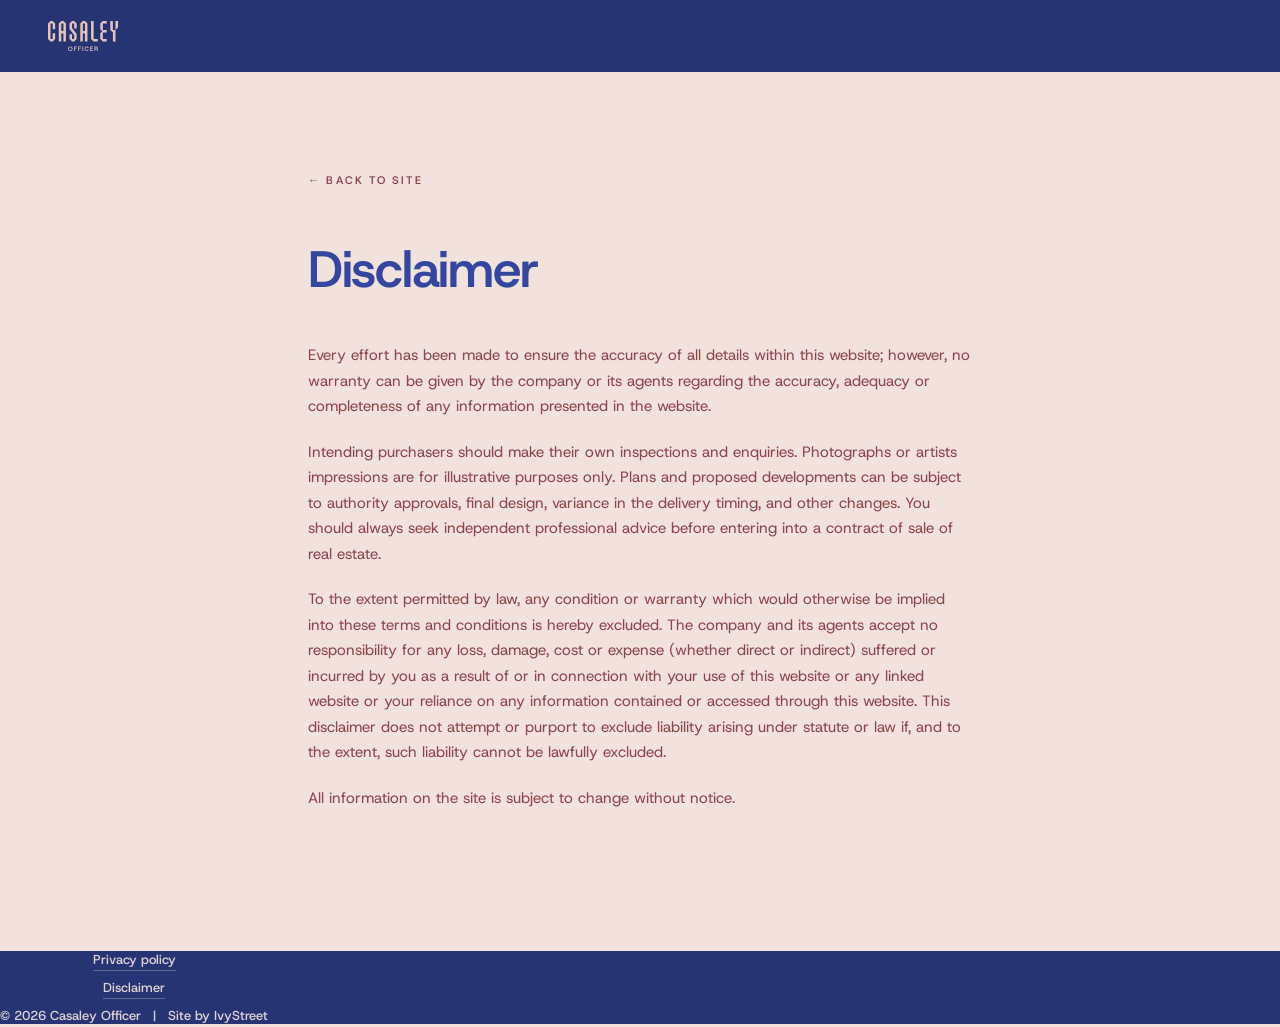
<file: disclaimer.html>
<!doctype html>
<html lang="en">
<head>
<meta charset="utf-8">
<meta name="viewport" content="width=device-width, initial-scale=1">
<meta name="description" content="Disclaimer — Casaley Officer.">
<title>Disclaimer — Casaley Officer</title>
<link rel="icon" href="./assets/casaley-wordmark-royal-blue.svg">
<link rel="stylesheet" href="./colors_and_type.css">
<link rel="stylesheet" href="./website.css">
</head>
<body>

<header class="casaley-legal-header">
  <a href="./index.html" aria-label="Casaley Officer — return to home">
    <img src="./assets/casaley-wordmark-dusty-pink.svg" alt="Casaley Officer" class="casaley-legal-header__wordmark" />
  </a>
</header>

<main class="casaley-legal-main">
  <a href="./index.html" class="casaley-legal-back">← Back to site</a>

  <h1>Disclaimer</h1>

  <p>Every effort has been made to ensure the accuracy of all details within this website; however, no warranty can be given by the company or its agents regarding the accuracy, adequacy or completeness of any information presented in the website.</p>

  <p>Intending purchasers should make their own inspections and enquiries. Photographs or artists impressions are for illustrative purposes only. Plans and proposed developments can be subject to authority approvals, final design, variance in the delivery timing, and other changes. You should always seek independent professional advice before entering into a contract of sale of real estate.</p>

  <p>To the extent permitted by law, any condition or warranty which would otherwise be implied into these terms and conditions is hereby excluded. The company and its agents accept no responsibility for any loss, damage, cost or expense (whether direct or indirect) suffered or incurred by you as a result of or in connection with your use of this website or any linked website or your reliance on any information contained or accessed through this website. This disclaimer does not attempt or purport to exclude liability arising under statute or law if, and to the extent, such liability cannot be lawfully excluded.</p>

  <p>All information on the site is subject to change without notice.</p>
</main>

<footer class="casaley-footer">
  <div class="casaley-footer__inner" style="grid-template-columns: 1fr; justify-items: center; text-align: center;">
    <div class="casaley-footer__legal" style="align-items: center;">
      <a href="./privacy-policy.html">Privacy policy</a>
      <a href="./disclaimer.html">Disclaimer</a>
      <span>
        <span>© 2026 Casaley Officer</span>
        &nbsp;&nbsp;|&nbsp;&nbsp;
        <a href="http://ivystreet.com.au/" target="_blank" rel="noopener noreferrer">Site by IvyStreet</a>
      </span>
    </div>
  </div>
</footer>

</body>
</html>
</file>
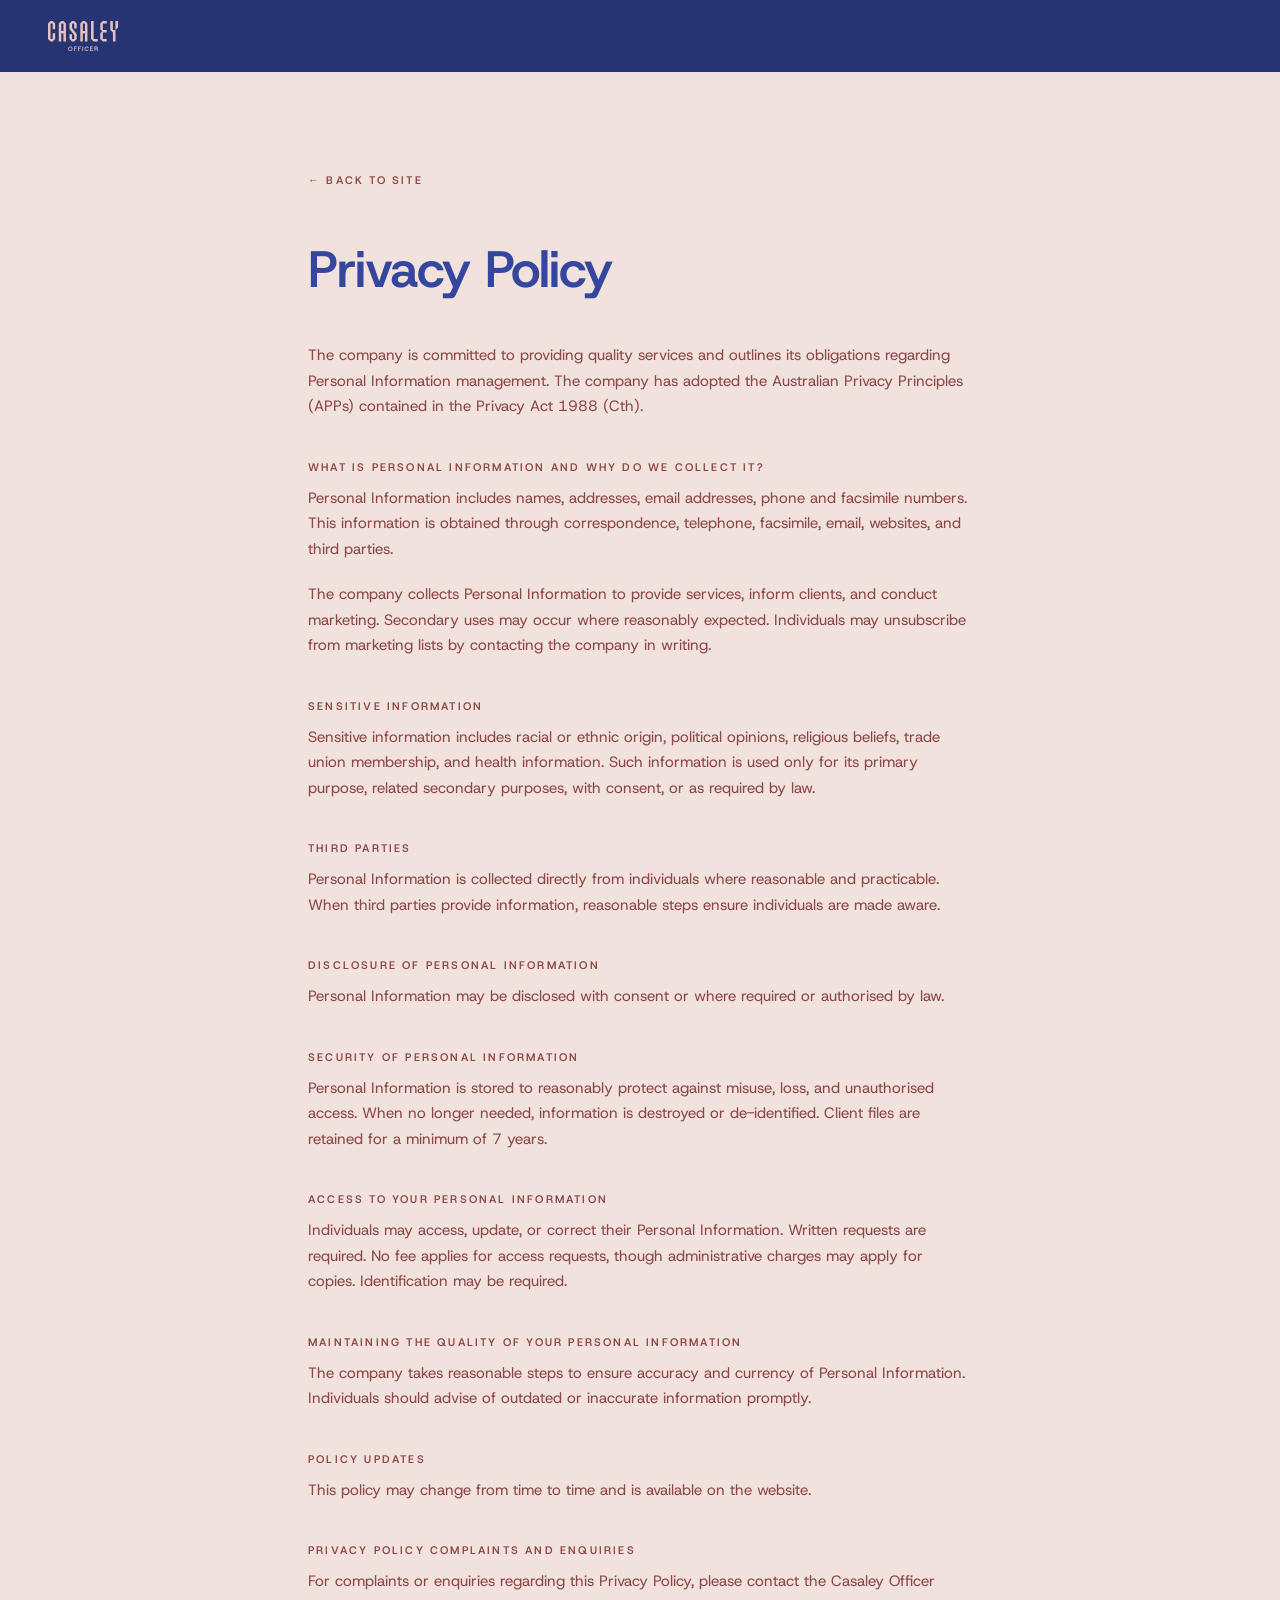
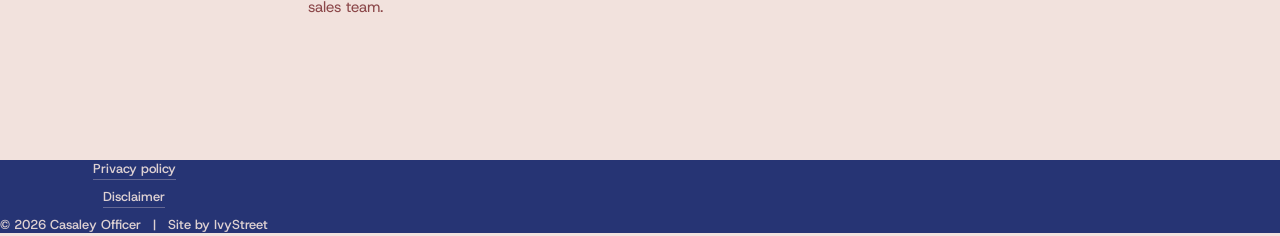
<file: privacy-policy.html>
<!doctype html>
<html lang="en">
<head>
<meta charset="utf-8">
<meta name="viewport" content="width=device-width, initial-scale=1">
<meta name="description" content="Privacy Policy — Casaley Officer.">
<title>Privacy Policy — Casaley Officer</title>
<link rel="icon" href="./assets/casaley-wordmark-royal-blue.svg">
<link rel="stylesheet" href="./colors_and_type.css">
<link rel="stylesheet" href="./website.css">
</head>
<body>

<header class="casaley-legal-header">
  <a href="./index.html" aria-label="Casaley Officer — return to home">
    <img src="./assets/casaley-wordmark-dusty-pink.svg" alt="Casaley Officer" class="casaley-legal-header__wordmark" />
  </a>
</header>

<main class="casaley-legal-main">
  <a href="./index.html" class="casaley-legal-back">← Back to site</a>

  <h1>Privacy Policy</h1>

  <!-- PLACEHOLDER LEGAL COPY.
       Standard Australian Privacy Principles boilerplate, with the developing
       entity left unnamed. Replace "The company" with the registered entity
       and have the client's legal adviser review before launch. -->

  <p>The company is committed to providing quality services and outlines its obligations regarding Personal Information management. The company has adopted the Australian Privacy Principles (APPs) contained in the Privacy Act 1988 (Cth).</p>

  <h2>What is Personal Information and why do we collect it?</h2>
  <p>Personal Information includes names, addresses, email addresses, phone and facsimile numbers. This information is obtained through correspondence, telephone, facsimile, email, websites, and third parties.</p>
  <p>The company collects Personal Information to provide services, inform clients, and conduct marketing. Secondary uses may occur where reasonably expected. Individuals may unsubscribe from marketing lists by contacting the company in writing.</p>

  <h2>Sensitive Information</h2>
  <p>Sensitive information includes racial or ethnic origin, political opinions, religious beliefs, trade union membership, and health information. Such information is used only for its primary purpose, related secondary purposes, with consent, or as required by law.</p>

  <h2>Third Parties</h2>
  <p>Personal Information is collected directly from individuals where reasonable and practicable. When third parties provide information, reasonable steps ensure individuals are made aware.</p>

  <h2>Disclosure of Personal Information</h2>
  <p>Personal Information may be disclosed with consent or where required or authorised by law.</p>

  <h2>Security of Personal Information</h2>
  <p>Personal Information is stored to reasonably protect against misuse, loss, and unauthorised access. When no longer needed, information is destroyed or de-identified. Client files are retained for a minimum of 7 years.</p>

  <h2>Access to your Personal Information</h2>
  <p>Individuals may access, update, or correct their Personal Information. Written requests are required. No fee applies for access requests, though administrative charges may apply for copies. Identification may be required.</p>

  <h2>Maintaining the Quality of your Personal Information</h2>
  <p>The company takes reasonable steps to ensure accuracy and currency of Personal Information. Individuals should advise of outdated or inaccurate information promptly.</p>

  <h2>Policy Updates</h2>
  <p>This policy may change from time to time and is available on the website.</p>

  <h2>Privacy Policy Complaints and Enquiries</h2>
  <p>For complaints or enquiries regarding this Privacy Policy, please contact the Casaley Officer sales team.</p>
</main>

<footer class="casaley-footer">
  <div class="casaley-footer__inner" style="grid-template-columns: 1fr; justify-items: center; text-align: center;">
    <div class="casaley-footer__legal" style="align-items: center;">
      <a href="./privacy-policy.html">Privacy policy</a>
      <a href="./disclaimer.html">Disclaimer</a>
      <span>
        <span>© 2026 Casaley Officer</span>
        &nbsp;&nbsp;|&nbsp;&nbsp;
        <a href="http://ivystreet.com.au/" target="_blank" rel="noopener noreferrer">Site by IvyStreet</a>
      </span>
    </div>
  </div>
</footer>

</body>
</html>
</file>
<file: colors_and_type.css>
/* ──────────────────────────────────────────────────────────────
   Casaley Officer — Colors & Type
   Finished, turnkey homes in one of Melbourne's growing communities.

   Structure mirrors the Alba Parkdale stylesheet one-for-one; only the
   values change. Every colour below is sampled from the supplied master
   brandmark SVGs rather than approximated by eye.
   ────────────────────────────────────────────────────────────── */

/* === Fonts ==================================================== */
/* Host Grotesk, variable 300–800, self-hosted.
   To serve the Adobe Fonts (Typekit) cut instead, delete these four
   @font-face blocks and add your kit to index.html — --font-display and
   --font-sans already ask for "Host Grotesk" first. */

@font-face {
  font-family: "Host Grotesk";
  src: url("./fonts/host-grotesk-latin.woff2") format("woff2");
  font-weight: 300 800;
  font-style: normal;
  font-display: swap;
  unicode-range: U+0000-00FF, U+0131, U+0152-0153, U+02BB-02BC, U+02C6, U+02DA,
                 U+02DC, U+0304, U+0308, U+0329, U+2000-206F, U+20AC, U+2122,
                 U+2191, U+2193, U+2212, U+2215, U+FEFF, U+FFFD;
}
@font-face {
  font-family: "Host Grotesk";
  src: url("./fonts/host-grotesk-latin-ext.woff2") format("woff2");
  font-weight: 300 800;
  font-style: normal;
  font-display: swap;
  unicode-range: U+0100-02BA, U+02BD-02C5, U+02C7-02CC, U+02CE-02D7, U+02DD-02FF,
                 U+0304, U+0308, U+0329, U+1D00-1DBF, U+1E00-1E9F, U+1EF2-1EFF,
                 U+2020, U+20A0-20AB, U+20AD-20C0, U+2113, U+2C60-2C7F, U+A720-A7FF;
}
@font-face {
  font-family: "Host Grotesk";
  src: url("./fonts/host-grotesk-italic-latin.woff2") format("woff2");
  font-weight: 300 800;
  font-style: italic;
  font-display: swap;
  unicode-range: U+0000-00FF, U+0131, U+0152-0153, U+02BB-02BC, U+02C6, U+02DA,
                 U+02DC, U+0304, U+0308, U+0329, U+2000-206F, U+20AC, U+2122,
                 U+2191, U+2193, U+2212, U+2215, U+FEFF, U+FFFD;
}
@font-face {
  font-family: "Host Grotesk";
  src: url("./fonts/host-grotesk-italic-latin-ext.woff2") format("woff2");
  font-weight: 300 800;
  font-style: italic;
  font-display: swap;
  unicode-range: U+0100-02BA, U+02BD-02C5, U+02C7-02CC, U+02CE-02D7, U+02DD-02FF,
                 U+0304, U+0308, U+0329, U+1D00-1DBF, U+1E00-1E9F, U+1EF2-1EFF,
                 U+2020, U+20A0-20AB, U+20AD-20C0, U+2113, U+2C60-2C7F, U+A720-A7FF;
}

/* === Color tokens ============================================= */
:root {
  /* The four brand colours, straight from the master brandmark artwork */
  --casaley-royal-blue: #34469d;
  --casaley-royal-blue-light: #4a5cba;
  --casaley-royal-blue-deep: #263474;

  --casaley-orange: #df5a3a;
  --casaley-orange-soft: #e8815f;
  --casaley-orange-deep: #c14526;

  --casaley-velvet: #8b4749;
  --casaley-velvet-soft: #a35d5f;
  --casaley-velvet-deep: #6f383a;

  --casaley-pink: #e4c3bc;
  --casaley-pink-light: #f2e2dd;
  --casaley-pink-deep: #d3a89f;
  --casaley-bone: #fbf5f3;

  --bg: var(--casaley-pink-light);
  --bg-elevated: var(--casaley-bone);
  --bg-deep: var(--casaley-pink);
  --bg-blue: var(--casaley-royal-blue);
  --bg-velvet: var(--casaley-velvet);
  --bg-orange: var(--casaley-orange);

  --fg1: var(--casaley-royal-blue);
  --fg2: var(--casaley-velvet);
  --fg3: #a2837e;
  --fg-on-blue: var(--casaley-pink-light);
  --fg-on-orange: var(--casaley-royal-blue);
  --fg-on-velvet: var(--casaley-pink-light);
  --fg-inverse: var(--casaley-pink-light);

  --line-subtle: rgba(52, 70, 157, 0.12);
  --line: rgba(52, 70, 157, 0.22);
  --line-on-blue: rgba(242, 226, 221, 0.30);
  --line-on-velvet: rgba(242, 226, 221, 0.28);

  --focus-ring: 0 0 0 2px var(--casaley-bone), 0 0 0 4px var(--casaley-royal-blue);

  /* === Brand pattern ========================================== */
  --pattern-tile: url("./assets/pattern-tile.svg");
  --pattern-size: 196px 217px;

  /* === Type scale ============================================= */
  /* Casaley runs a single-family system: Host Grotesk carries display,
     body and utility roles, separated by weight and tracking rather than
     by a second typeface. */
  --font-display: "Host Grotesk", "Helvetica Neue", Helvetica, Arial, sans-serif;
  --font-sans: "Host Grotesk", -apple-system, BlinkMacSystemFont, "Helvetica Neue", Arial, sans-serif;
  --font-mono: "Host Grotesk", ui-monospace, "SF Mono", Menlo, monospace;

  --track-eyebrow: 0.22em;
  --track-tight: -0.01em;
  --track-display: -0.025em;

  --lh-display: 1.02;
  --lh-heading: 1.08;
  --lh-body: 1.55;
  --lh-tight: 1.25;

  /* === Spacing scale (8pt grid) =============================== */
  --space-1: 4px;
  --space-2: 8px;
  --space-3: 12px;
  --space-4: 16px;
  --space-5: 24px;
  --space-6: 32px;
  --space-7: 48px;
  --space-8: 64px;
  --space-9: 96px;
  --space-10: 128px;
  --space-11: 192px;

  /* === Radii =================================================== */
  --radius-0: 0;
  --radius-sm: 2px;
  --radius-md: 4px;
  --radius-lg: 8px;
  --radius-pill: 999px;

  /* === Shadows ================================================= */
  --shadow-soft: 0 8px 30px -12px rgba(38, 52, 116, 0.18);
  --shadow-deep: 0 24px 60px -20px rgba(38, 52, 116, 0.32);
  --shadow-press: 0 2px 6px -2px rgba(38, 52, 116, 0.20);

  /* === Motion ================================================== */
  --ease-curtain: cubic-bezier(0.25, 0.10, 0.25, 1.00);
  --ease-soft: cubic-bezier(0.32, 0.72, 0.00, 1.00);
  --ease-out: cubic-bezier(0.22, 1, 0.36, 1);
  --dur-fast: 220ms;
  --dur-base: 420ms;
  --dur-slow: 720ms;
  --dur-curtain: 1100ms;
}

/* === Semantic typography classes ================================ */
.casaley-eyebrow {
  font-family: var(--font-sans);
  font-size: 11px;
  font-weight: 600;
  letter-spacing: var(--track-eyebrow);
  text-transform: uppercase;
  color: var(--fg2);
  line-height: 1.2;
}

.casaley-wordmark {
  font-family: var(--font-display);
  font-weight: 600;
  font-size: clamp(96px, 16vw, 240px);
  letter-spacing: 0.02em;
  line-height: 0.9;
  text-transform: uppercase;
}

.casaley-h1 {
  font-family: var(--font-display);
  font-weight: 600;
  font-size: clamp(40px, 6vw, 88px);
  line-height: var(--lh-display);
  letter-spacing: var(--track-display);
  color: var(--fg1);
}

.casaley-h2 {
  font-family: var(--font-display);
  font-weight: 600;
  font-size: clamp(32px, 4vw, 56px);
  line-height: var(--lh-heading);
  letter-spacing: var(--track-display);
  color: var(--fg1);
}

.casaley-h3 {
  font-family: var(--font-display);
  font-weight: 600;
  font-size: clamp(22px, 2.4vw, 32px);
  line-height: var(--lh-heading);
  color: var(--fg1);
}

.casaley-lede {
  font-family: var(--font-display);
  font-weight: 500;
  font-size: clamp(20px, 2.2vw, 28px);
  line-height: 1.35;
  color: var(--fg2);
}

.casaley-body {
  font-family: var(--font-sans);
  font-weight: 400;
  font-size: 16px;
  line-height: var(--lh-body);
  color: var(--fg1);
}

.casaley-body-sm {
  font-family: var(--font-sans);
  font-weight: 400;
  font-size: 14px;
  line-height: 1.5;
  color: var(--fg2);
}

.casaley-mono {
  font-family: var(--font-mono);
  font-size: 12px;
  font-weight: 600;
  letter-spacing: 0.04em;
  text-transform: uppercase;
  color: var(--fg2);
}

.casaley-label {
  font-family: var(--font-sans);
  font-size: 11px;
  font-weight: 600;
  letter-spacing: var(--track-eyebrow);
  text-transform: uppercase;
  color: currentColor;
  opacity: 0.85;
}
</file>
<file: website.css>
/* ──────────────────────────────────────────────────────────────
   Casaley Officer — Website styles

   Structural clone of the Alba Parkdale stylesheet: same selectors in the
   same order, same geometry, same motion curves and durations. Colour,
   type and texture are the only things that change.
   ────────────────────────────────────────────────────────────── */

* { box-sizing: border-box; }
html, body { margin: 0; padding: 0; background: var(--casaley-pink-light); color: var(--fg1); font-family: var(--font-sans); -webkit-font-smoothing: antialiased; }
body { overflow-x: hidden; }
a { color: inherit; text-decoration: none; }

/* === Page chrome ============================================== */
/* --header-h: single source of truth for the header bar's height — the hero
   fold's own in-flow topbar and the fixed sticky header both read it, so
   they always match exactly. It's 3x --hero-edge, the "top margin" the
   topbar occupies. JS that needs this in px (PinkSection's sticky-image
   offset) measures the rendered .casaley-header element directly rather
   than duplicating the formula, since it's fluid, not a flat constant. */
.casaley-page { position: relative; min-height: 100vh; --hero-edge: clamp(28px, 3vw, 48px); --header-h: calc(var(--hero-edge) * 3); }

/* === Header =================================================== */
.casaley-header {
  position: fixed; top: 0; left: 0; right: 0; z-index: 40;
  height: var(--header-h);
  display: flex; align-items: center; justify-content: space-between;
  /* Same inset as the hero fold's own topbar, so the mark and nav land in
     exactly the spot they occupy at rest and the handoff reads seamless. */
  padding: 0 var(--hero-edge);
  background: var(--casaley-royal-blue);
  opacity: 0;
  transform: translateY(-6px);
  pointer-events: none;
  transition: opacity var(--dur-base) var(--ease-soft),
              transform var(--dur-base) var(--ease-soft);
}
.casaley-header.is-revealed { opacity: 1; transform: translateY(0); pointer-events: auto; }

.casaley-header__mark { display: flex; align-items: center; }
.casaley-header__wordmark { height: 42.5px; width: auto; display: block; } /* 34px + 25% */
/* 60% bigger on desktop, where the taller topbar/header has the room for it;
   mobile keeps the size above, tuned against the 980px-and-under bar. */
@media (min-width: 981px) {
  .casaley-header__wordmark { height: 68px; } /* 42.5px + 60% */
}

.casaley-header__nav {
  display: flex; flex-wrap: wrap; align-items: center;
  gap: clamp(10px, 1.2vw, 16px);
  font-family: var(--font-sans);
  font-size: 11px; font-weight: 600; letter-spacing: 0.22em; text-transform: uppercase;
  color: rgba(242,226,221,0.85);
}
.casaley-header__nav a { transition: color var(--dur-fast) var(--ease-out); }
.casaley-header__nav a:hover { color: var(--casaley-pink-light); }
.casaley-header__nav span { opacity: 0.5; }

/* Hidden until the nav gives way to it on narrow screens, where it takes the
   left of the bar and the wordmark keeps the right. */
.casaley-header__burger {
  display: none;
  width: 22px; height: 16px; padding: 0;
  background: none; border: 0; cursor: pointer;
  flex-direction: column; justify-content: space-between;
}
.casaley-header__burger span {
  display: block; width: 100%; height: 2px;
  background: var(--casaley-pink-light); border-radius: 1px;
  transition: transform var(--dur-fast) var(--ease-out),
              opacity var(--dur-fast) var(--ease-out);
}
.casaley-header__burger.is-open span:nth-child(1) { transform: translateY(7px) rotate(45deg); }
.casaley-header__burger.is-open span:nth-child(2) { opacity: 0; }
.casaley-header__burger.is-open span:nth-child(3) { transform: translateY(-7px) rotate(-45deg); }

/* === Hero — the "Opportunity Unearthed" fold =================== */
/* A normal-flow fold on the royal-blue field: a framed streetscape with the
   eyebrow + lede over it, the CASALEY keyline straddling the image's lower
   edge, and the Opportunity Unearthed intro on the blue below. */
.casaley-hero {
  position: relative;
  background: var(--casaley-royal-blue);
  color: var(--casaley-pink-light);
  /* No top padding: the topbar below is a normal-flow element that fills
     that role itself. Equal inset on the sides around the framed image.
     Bottom padding = stage's 10vw reserve + .casaley-hero__intro's own
     margin-top clamp() — the exact same two terms that make up the gap from
     the image's bottom to the intro block's top — so the intro block sits
     centred between the bottom of the image and the top of the pink
     section at any viewport width. */
  padding: 0 var(--hero-edge) calc(10vw + clamp(26px, 3.5vw, 58px));
  overflow: hidden;
}
.casaley-mobile-br { display: none; }

/* In-flow bar filling the fold's top margin: the mark/nav/burger classes
   are shared verbatim with .casaley-header (below) so the two are pixel
   identical, and the fixed header simply takes over the same visual slot
   the instant this one scrolls out of view. */
.casaley-hero__topbar {
  position: relative; z-index: 2;
  height: var(--header-h);
  display: flex; align-items: center; justify-content: space-between;
  /* No horizontal padding of its own here: .casaley-hero's own side padding
     already insets it by --hero-edge, matching the frame below exactly. An
     own padding on top of that would double the inset (mobile needs one
     explicitly, since .casaley-hero's own side padding drops to 0 there —
     see the 980px override below). */
}

/* Brand pattern, uniform outlined line-work. Solid blue from the top through
   just below the image, then fading in so the pattern reads under the
   Opportunity Unearthed section. */
.casaley-hero::before {
  content: "";
  position: absolute; inset: 0; z-index: 0;
  /* Tile is the pattern's true atomic repeat unit (native 54.0326 x
     59.7014, straight from the source file's own <pattern> definition),
     scaled ~3.48x here (4.1x minus 15%) — both axes by the same factor,
     so the aspect ratio stays exact and every repeat join lines up. */
  background: var(--pattern-tile) 0 0 / 188.3px 208.05px repeat;
  -webkit-mask-image: linear-gradient(180deg, transparent 0%, transparent 50%, #000 70%, #000 100%);
          mask-image: linear-gradient(180deg, transparent 0%, transparent 50%, #000 70%, #000 100%);
  pointer-events: none;
}

/* Stage reserves room below the frame for the lower half of the straddling
   wordmark, which is raised slightly so more of it sits over the image. */
.casaley-hero__stage { position: relative; z-index: 1; padding-bottom: 10vw; }

.casaley-hero__frame {
  position: relative;
  margin: 0;
  aspect-ratio: 16 / 9;
  overflow: hidden;
}
.casaley-hero__frame img {
  width: 100%; height: 100%; object-fit: cover; object-position: center 64%;
  display: block;
}
.casaley-hero__veil {
  position: absolute; inset: 0;
  background: linear-gradient(180deg,
    rgba(0,0,0,0.40) 0%, rgba(0,0,0,0.08) 30%,
    rgba(0,0,0,0) 50%, rgba(0,0,0,0.32) 80%, rgba(0,0,0,0.62) 100%);
}

.casaley-hero__over {
  position: absolute; z-index: 2;
  top: clamp(20px, 2.4vw, 36px);
  left: clamp(20px, 2.4vw, 36px);
  right: clamp(20px, 2.4vw, 36px);
  display: flex; flex-direction: column; gap: clamp(20px, 2.6vw, 38px);
}
/* Pinned to the overlay's top-right. 9px is 2px under the topbar nav's 11px. */
.casaley-hero__disclaimer {
  position: absolute; top: 0; right: 0;
  font-family: var(--font-sans);
  font-size: 9px; font-weight: 600;
  letter-spacing: 0.22em; text-transform: uppercase;
  color: rgba(255,255,255,0.75);
  pointer-events: none;
}
.casaley-hero__lede {
  font-family: var(--font-display); font-weight: 700;
  font-size: clamp(30px, 3.6vw, 50px);
  line-height: 1.15;
  letter-spacing: var(--track-tight);
  margin: 0; max-width: 640px;
  color: #fff;
}

/* Full-bleed keyline straddling the frame's lower edge. Vertically centred
   on the frame bottom by the stage's reserved padding. */
.casaley-hero__wordmark {
  position: absolute; z-index: 3;
  left: 50%; bottom: 3vw;
  /* The artwork's outer strokes already sit flush with its own file edges
     (no internal padding), so 100vw lands them exactly on the screen edges
     with no overscan needed. --wm-parallax is scroll-driven drift.
     max-width:none defeats any host `img{max-width:100%}` (e.g. the artifact
     runtime), which would otherwise cap this to its container width. */
  transform: translateX(-50%) translateY(var(--wm-parallax, 0px));
  width: 100vw; max-width: none; height: auto;
  pointer-events: none;
  will-change: transform;
}

.casaley-hero__intro {
  position: relative; z-index: 2;
  display: grid; grid-template-columns: 1fr 1fr;
  gap: clamp(24px, 5vw, 72px);
  align-items: start;
  margin-top: clamp(26px, 3.5vw, 58px);
}
.casaley-hero__intro-title {
  font-family: var(--font-display); font-weight: 600;
  font-size: clamp(40px, 5.4vw, 82px);
  line-height: 0.98; letter-spacing: 0.005em;
  /* Host Grotesk's cap-height sits a little below the line box at this
     weight/size; nudge up so the glyph top lines up with the lead copy's. */
  margin: -0.05em 0 0;
  color: var(--casaley-pink);
}
.casaley-hero__intro-body { display: flex; flex-direction: column; max-width: none; padding-right: clamp(16px, 3vw, 48px); }
.casaley-hero__intro-lead {
  font-family: var(--font-sans); font-weight: 700;
  font-size: clamp(16px, 1.15vw, 18px); line-height: 1.4;
  margin: 0 0 14px; color: #fff;
}
.casaley-hero__intro-copy {
  font-family: var(--font-sans); font-weight: 400;
  font-size: clamp(15px, 1.05vw, 17px); line-height: 1.55;
  margin: 0; color: #fff;
}
.casaley-hero__intro-cta {
  align-self: flex-start;
  display: inline-flex; align-items: center; justify-content: center;
  margin-top: clamp(16px, 2vw, 26px);
  padding: 16px 48px;
  background: var(--casaley-velvet); color: var(--casaley-pink-light);
  font-family: var(--font-sans); font-size: 14px; font-weight: 600;
  letter-spacing: 0.24em; text-transform: uppercase;
  border-radius: var(--radius-sm);
  transition: background-color var(--dur-fast) var(--ease-out);
}
.casaley-hero__intro-cta:hover { background: var(--casaley-velvet-deep); }

/* === Register form ============================================ */
/* The tab is the only way in — always visible (the panel no longer opens on
   its own), spicy orange, and prominent. */
.casaley-rf__tab {
  /* Centred (via translateY(-50%) below) between the top of the frame and the
     top of the big CASALEY keyline straddling its lower edge.
     Frame top = --header-h. Keyline top = frame top + frame height + 7vw
     (stage's 10vw bottom reserve less the keyline's own 3vw bottom offset)
     minus the keyline's own rendered height (29.594vw tall at its 100vw
     width, from the asset's 117.522 x 34.7798 intrinsic size). Averaging
     the two and simplifying leaves frame-top + half the frame height (the
     same term .casaley-rf's own top uses below) minus 11.297vw. */
  position: fixed;
  top: calc(var(--header-h) + (100vw - 2 * var(--hero-edge)) * 0.28125 - 11.297vw);
  right: 0; transform: translateY(-50%);
  z-index: 45;
  /* Same width as the hero's own side margin, so it sits flush in that
     margin instead of overlapping the framed image. */
  width: var(--hero-edge); height: 310px;
  background: var(--casaley-orange);
  color: #fff;
  border: 0;
  cursor: pointer;
  display: flex; align-items: center; justify-content: center; flex-direction: column;
  gap: 16px;
  box-shadow: -8px 0 26px -12px rgba(0,0,0,0.35);
  /* Reappears only after the panel has slid away (delay), so the panel — now
     more translucent — never reveals the tab through itself while closing. */
  transition: transform 460ms var(--ease-soft) 640ms,
              background-color var(--dur-fast) var(--ease-out);
}
.casaley-rf__tab svg { stroke: currentColor; }
.casaley-rf__tab span {
  writing-mode: vertical-rl; transform: rotate(180deg);
  font-size: 12px; font-weight: 600; letter-spacing: 0.3em; text-transform: uppercase;
}
.casaley-rf__tab:hover { background: var(--casaley-orange-deep); }
/* When opening, hide the tab immediately (no delay) before the panel covers it. */
.casaley-rf__tab.is-hidden { transform: translate(80px, -50%); pointer-events: none; transition: transform 240ms var(--ease-soft) 0ms; }

/* A content-sized sheet over the image's upper-right, revealing flush with the
   screen's right edge (overlaying the image and the blue margin beside it),
   with a diagonal feather — solid spicy orange at the top-left fading toward
   the bottom-right so the keyline and pattern read through the lower edge.
   Everything inside is sized in em off a viewport-driven font-size, so the
   whole panel scales down on smaller windows and never scrolls internally. */
.casaley-rf {
  /* Vertically centred on the framed image (image centre = topbar height,
     i.e. the frame's own top offset now, + half the 16:9 image height). */
  position: fixed;
  top: calc(var(--header-h) + (100vw - 2 * var(--hero-edge)) * 0.28125);
  right: 0;
  z-index: 50;
  width: min(480px, 92vw);
  height: auto;
  max-height: calc(100dvh - 2 * var(--hero-edge));
  font-size: clamp(10px, 0.45vw + 0.85vh, 14px);
  background: linear-gradient(135deg,
    rgba(223, 90, 58, 0.96) 0%, rgba(223, 90, 58, 0.91) 52%, rgba(223, 90, 58, 0.86) 100%);
  color: var(--casaley-pink-light);
  transform: translate(calc(100% + 20px), -50%);
  box-shadow: -10px 0 40px -16px rgba(0,0,0,0);
  transition: transform 800ms cubic-bezier(0.16, 1, 0.3, 1),
              box-shadow 800ms cubic-bezier(0.16, 1, 0.3, 1);
  overflow-y: auto;
}
.casaley-rf.is-open { transform: translate(0, -50%); box-shadow: -10px 0 40px -16px rgba(0,0,0,0.4); }
.casaley-rf__inner { padding: 1.86em 2.43em 2.29em; min-height: 0; display: flex; flex-direction: column; gap: 1.29em; }

.casaley-rf__head { display: flex; align-items: center; justify-content: space-between; }
.casaley-rf__close {
  width: 2.29em; height: 2.29em; border-radius: 50%;
  background: transparent; border: 1px solid rgba(242,226,221,0.4);
  color: var(--casaley-pink-light); cursor: pointer;
  display: flex; align-items: center; justify-content: center; flex: none;
  transition: background-color var(--dur-fast) var(--ease-out), border-color var(--dur-fast) var(--ease-out);
}
.casaley-rf__close svg { width: 1.14em; height: 1.14em; }
.casaley-rf__close:hover { background: rgba(242,226,221,0.12); border-color: rgba(242,226,221,0.7); }

.casaley-rf__title {
  font-family: var(--font-display); font-weight: 600;
  font-size: 2.57em; line-height: 1.05; letter-spacing: var(--track-display);
  margin: 0 0 0.55em;
}

.casaley-rf__form { display: flex; flex-direction: column; gap: 1.29em; }
.casaley-rf__row--two { display: grid; grid-template-columns: 1fr 1fr; gap: 1.29em; }

.casaley-rf__field { display: flex; flex-direction: column; gap: 0.43em; }
.casaley-rf__label {
  font-family: var(--font-sans); font-size: 0.71em; font-weight: 600; letter-spacing: 0.22em;
  text-transform: uppercase; color: rgba(242,226,221,0.85);
}
.casaley-rf__field input,
.casaley-rf__field select {
  background: transparent;
  border: 0;
  border-bottom: 1px solid rgba(242,226,221,0.45);
  color: var(--casaley-pink-light);
  font-family: var(--font-sans);
  font-size: 1em;
  padding: 0.43em 0 0.57em;
  outline: none;
  transition: border-color var(--dur-fast) var(--ease-out);
  letter-spacing: 0.01em;
  border-radius: 0;
  appearance: none;
  -webkit-appearance: none;
}
.casaley-rf__field select { background-image: url("data:image/svg+xml,%3Csvg xmlns='http://www.w3.org/2000/svg' width='10' height='6' viewBox='0 0 10 6' fill='none'%3E%3Cpath d='M1 1l4 4 4-4' stroke='%23f2e2dd' stroke-width='1.2' stroke-linecap='round' stroke-linejoin='round'/%3E%3C/svg%3E"); background-repeat: no-repeat; background-position: right 0.3em center; padding-right: 1.1em; }
.casaley-rf__field select option { color: var(--fg1); }
.casaley-rf__field input::placeholder { color: rgba(242,226,221,0.55); }
.casaley-rf__field input:focus,
.casaley-rf__field select:focus { border-bottom-color: var(--casaley-pink-light); }

.casaley-rf__submit {
  font-family: var(--font-sans);
  font-size: 0.79em; font-weight: 600; letter-spacing: 0.32em; text-transform: uppercase;
  background: var(--casaley-pink); color: var(--casaley-velvet);
  border: 0; border-radius: var(--radius-sm);
  padding: 1.45em 2.2em;
  margin-top: 0.57em;
  cursor: pointer;
  transition: background-color var(--dur-fast) var(--ease-out);
}
.casaley-rf__submit:hover { background: var(--casaley-pink-deep); }

.casaley-rf__legal { font-size: 0.79em; line-height: 1.5; color: rgba(242,226,221,0.75); margin: 0; }
.casaley-rf__legal a { border-bottom: 1px solid rgba(242,226,221,0.5); padding-bottom: 1px; }

/* === Amenity map — full-bleed strip between the hero and pink section === */
.casaley-amenity { position: relative; z-index: 2; line-height: 0; scroll-margin-top: var(--header-h); }
.casaley-amenity img { display: block; width: 100%; height: auto; }

/* === Pink editorial section (Alba: beige) ===================== */
.casaley-pink {
  position: relative; z-index: 2;
  background: var(--casaley-pink-light);
  padding: clamp(88px, 12vw, 148px) 48px 12vh;
}
.casaley-pink__inner { max-width: 1280px; margin: 0 auto; }
.casaley-pink__head { max-width: 720px; margin-bottom: 20vh; }
.casaley-pink__title {
  font-family: var(--font-display); font-weight: 600;
  font-size: clamp(36px, 3.8vw, 54px); line-height: 1.02;
  letter-spacing: var(--track-display);
  margin: 16px 0 24px;
  color: var(--casaley-royal-blue);
}
.casaley-pink__intro {
  font-family: var(--font-sans);
  font-size: 16px; line-height: 1.6; color: var(--fg2); margin: 0;
  max-width: 460px;
}
.casaley-pink__intro p { margin: 0 0 12px; }
.casaley-pink__intro p:last-child { margin-bottom: 0; }

.casaley-pink__moment-register {
  display: inline-flex; align-items: center; align-self: flex-start;
  margin-top: 14px;
  padding: 12px 24px;
  background: transparent;
  color: var(--casaley-royal-blue);
  font-family: var(--font-sans); font-size: 11px; font-weight: 600;
  letter-spacing: 0.12em; text-transform: uppercase;
  border: 1px solid var(--casaley-royal-blue); border-radius: 2px; cursor: pointer;
  transition: background 200ms var(--ease-soft), color 200ms var(--ease-soft);
}
.casaley-pink__moment-register:hover {
  background: var(--casaley-royal-blue); color: var(--casaley-pink-light);
}

.casaley-pink__register-cta {
  display: inline-flex; align-items: center;
  margin-top: 32px;
  padding: 14px 28px;
  background: var(--casaley-royal-blue);
  color: var(--casaley-pink-light);
  font-family: var(--font-sans); font-size: 11px; font-weight: 600;
  letter-spacing: 0.12em; text-transform: uppercase;
  border: none; border-radius: 2px; cursor: pointer;
  transition: opacity 200ms var(--ease-soft);
}
.casaley-pink__register-cta:hover { opacity: 0.85; }

.casaley-pink__grid {
  display: grid; grid-template-columns: 1fr 1.05fr; gap: 96px;
  align-items: start;
}

/* Fixed gap between moments rather than vh-based min-height + centering —
   that trick only gives an even gap while every moment's content is
   shorter than the min-height; a moment with enough copy to exceed it
   loses its centering slack and ends up flush against the next moment. */
/* One token for the moment-to-moment gap: the trailing spacer cancels this
   same value with a negative margin, so the two must never drift apart. */
.casaley-pink__col {
  --pink-moment-gap: 144px;
  display: flex; flex-direction: column; gap: var(--pink-moment-gap);
}
.casaley-pink__moment {
  display: flex; flex-direction: column; gap: 14px;
  max-width: 460px;
  opacity: 0.12;
  scroll-margin-top: 96px;
  transition: opacity 2400ms var(--ease-soft);
}
.casaley-pink__moment.is-active { opacity: 1; }
.casaley-pink__moment-num {
  font-family: var(--font-mono); font-size: 11px; font-weight: 600; letter-spacing: 0.18em;
  color: var(--fg3); margin-bottom: 4px;
}
.casaley-pink__moment-title {
  font-family: var(--font-display); font-weight: 600;
  font-size: clamp(28px, 3vw, 40px); line-height: 1.05;
  letter-spacing: var(--track-display);
  margin: 4px 0 8px; color: var(--casaley-royal-blue);
}
.casaley-pink__moment p {
  font-family: var(--font-sans);
  font-size: 15px; line-height: 1.6; color: var(--fg2); margin: 0;
  max-width: 460px;
}

/* Sticky image column. JS sets an inline height matching the first moment's
   own rendered height, and an inline top that centres it in the viewport —
   recalculated on resize only (no scroll listener, prevents jitter). The
   calc() here is only a pre-measurement fallback for the first paint. */
.casaley-pink__sticky {
  position: sticky; top: 128px;
  height: calc(100vh - 560px);
}
.casaley-pink__stack {
  position: relative;
  width: 100%; height: 100%;
  background: var(--casaley-pink-deep);
  overflow: hidden;
  border-radius: var(--radius-sm);
}
.casaley-pink__img {
  position: absolute; inset: 0;
  opacity: 0;
  transition: opacity var(--dur-slow) var(--ease-soft);
}
.casaley-pink__img.is-active { opacity: 1; }
.casaley-pink__img img { width: 100%; height: 100%; object-fit: cover; display: block; }

.casaley-pink__placeholder-badge {
  position: absolute; top: 16px; left: 16px; z-index: 2;
  font-family: var(--font-sans); font-size: 10px; font-weight: 600;
  letter-spacing: 0.18em; text-transform: uppercase;
  color: #fff; background: rgba(20, 20, 20, 0.72);
  padding: 7px 12px; border-radius: var(--radius-sm);
  pointer-events: none;
}

/* Per-moment image — mobile only */
.casaley-pink__moment-media { display: none; }

/* === Lenleigh section (Alba: yellow / was Casaley orange) ====== */
.casaley-lenleigh {
  position: relative; z-index: 2;
  background: var(--casaley-velvet);
  padding: 200px 48px 160px;
  scroll-margin-top: var(--header-h);
  overflow: hidden;
}

.casaley-lenleigh__inner { max-width: 1280px; margin: 0 auto; }

/* Same column split and gap as the pink section's grid above it, on the same
   1280 inner — so this fold's copy starts exactly on the left edge of the
   image up there, and the logo centres on the band that fold's copy runs in. */
.casaley-lenleigh__grid {
  display: grid; grid-template-columns: 1fr 1.05fr; gap: 96px;
  align-items: center;
}

/* Stretching this cell overrides the grid's align-items:center so it takes
   the row's full height — which the copy column alone defines — giving the
   logo a box measured to the copy beside it. The image is absolutely
   positioned so its own intrinsic height stays out of that row measurement
   (left in flow it would size the row to the artwork and the two would grow
   past each other), and sits at 65% of that box, centred on the copy. */
.casaley-lenleigh__logo { position: relative; align-self: stretch; min-height: 0; }
.casaley-lenleigh__logo img {
  position: absolute; top: 50%; left: 50%; transform: translate(-50%, -50%);
  height: 71.5%; width: auto; max-width: 100%;   /* 65% + 10% */
  object-fit: contain; display: block;
}

.casaley-lenleigh__title {
  font-family: var(--font-display); font-weight: 600;
  font-size: clamp(32px, 4vw, 56px);
  line-height: var(--lh-heading);
  letter-spacing: var(--track-display);
  color: var(--casaley-pink-light);
  margin: 0 0 24px;
}

.casaley-lenleigh__body {
  font-family: var(--font-sans); font-weight: 400;
  font-size: 16px; line-height: var(--lh-body);
  color: var(--fg-on-velvet); opacity: 0.9;
  max-width: 460px;
  /* Drop the UA's trailing 1em: as the last child it adds nothing visible,
     but it counts toward this column's height and so would push the logo
     beside it a line's worth below the copy's actual bottom. The heading's
     own 24px bottom margin still sets the gap above. */
  margin: 0;
}

/* === Footer =================================================== */
.casaley-footer {
  position: relative; z-index: 2;
  background: var(--casaley-royal-blue-deep);
  color: var(--casaley-pink-light);
  padding: 40px var(--hero-edge);
}
.casaley-footer__inner {
  display: flex; align-items: center; justify-content: space-between;
  flex-wrap: wrap; gap: 32px;
}
.casaley-footer__brand { display: flex; align-items: center; gap: 64px; }
.casaley-footer__mark-img { height: 56px; width: auto; display: block; }
.casaley-footer__lenleigh-img { height: 56px; width: auto; display: block; }

.casaley-footer__right { display: flex; align-items: flex-end; gap: 64px; }

.casaley-footer__label { font-size: 9px; font-weight: 600; letter-spacing: 0.22em; text-transform: uppercase; color: rgba(242,226,221,0.55); }

.casaley-footer__address { display: flex; flex-direction: column; gap: 8px; }
.casaley-footer__address p { margin: 0; font-size: 13px; font-weight: 500; line-height: 1.5; color: rgba(242,226,221,0.9); }

.casaley-footer__legal { display: flex; flex-direction: column; gap: 8px; align-items: flex-start; font-size: 13px; font-weight: 500; color: rgba(242,226,221,0.9); }
.casaley-footer__legal a { border-bottom: 1px solid rgba(242,226,221,0.3); padding-bottom: 2px; transition: color var(--dur-fast) var(--ease-out), border-color var(--dur-fast) var(--ease-out); }
.casaley-footer__legal a:hover { color: var(--casaley-pink-light); border-bottom-color: rgba(242,226,221,0.5); }

/* === Legal pages (privacy-policy.html, disclaimer.html) ======= */
.casaley-legal-header {
  background: var(--casaley-royal-blue-deep);
  padding: 0 48px;
  height: 72px;
  display: flex; align-items: center;
}
.casaley-legal-header__wordmark { height: 30px; width: auto; display: block; }

.casaley-legal-main {
  max-width: 760px;
  margin: 0 auto;
  padding: 96px 48px 120px;
}
.casaley-legal-main h1 {
  font-family: var(--font-display); font-weight: 600;
  font-size: clamp(32px, 4vw, 52px); line-height: 1.02;
  letter-spacing: var(--track-display);
  color: var(--casaley-royal-blue);
  margin: 0 0 48px;
}
.casaley-legal-main h2 {
  font-family: var(--font-sans); font-weight: 600;
  font-size: 11px; letter-spacing: 0.2em; text-transform: uppercase;
  color: var(--fg2);
  margin: 40px 0 12px;
}
.casaley-legal-main p {
  font-family: var(--font-sans);
  font-size: 15px; line-height: 1.7; color: var(--fg2);
  margin: 0 0 20px;
}
.casaley-legal-main a { border-bottom: 1px solid currentColor; padding-bottom: 1px; }
.casaley-legal-back {
  display: inline-flex; align-items: center; gap: 8px;
  font-family: var(--font-sans); font-size: 11px; font-weight: 600;
  letter-spacing: 0.2em; text-transform: uppercase;
  color: var(--fg2);
  margin-bottom: 56px;
  border-bottom: none !important;
  padding-bottom: 0 !important;
}
.casaley-legal-back:hover { color: var(--casaley-royal-blue); }

/* === 404 page ================================================= */
.casaley-404 {
  min-height: 100vh;
  background: var(--casaley-royal-blue-deep);
  display: flex; flex-direction: column; align-items: center; justify-content: center;
  text-align: center;
  padding: 48px;
  gap: 32px;
}
.casaley-404__wordmark { height: 44px; width: auto; display: block; }
.casaley-404__code {
  font-family: var(--font-mono); font-size: 11px; font-weight: 600;
  letter-spacing: 0.3em; text-transform: uppercase;
  color: rgba(242,226,221,0.4);
}
.casaley-404__heading {
  font-family: var(--font-display); font-weight: 600;
  font-size: clamp(28px, 4vw, 48px); line-height: 1.05;
  letter-spacing: var(--track-display);
  color: var(--casaley-pink-light);
  margin: 0;
}
.casaley-404__link {
  font-family: var(--font-sans); font-size: 11px; font-weight: 600;
  letter-spacing: 0.22em; text-transform: uppercase;
  color: var(--casaley-pink-light);
  border-bottom: 1px solid rgba(242,226,221,0.4);
  padding-bottom: 4px;
}
.casaley-404__link:hover { border-bottom-color: var(--casaley-pink-light); }

/* === Responsive ============================================== */
@media (max-width: 980px) {
  /* Image runs edge to edge here (topbar above it keeps its own 24px inset
     below) — the side inset moves off the fold and onto the intro copy
     below it instead. */
  .casaley-hero { padding-left: 0; padding-right: 0; }
  .casaley-hero__topbar { padding: 0 24px; }
  .casaley-hero__intro { padding-left: var(--hero-edge); padding-right: var(--hero-edge); }
  .casaley-hero__stage { padding-bottom: 17vw; }
  .casaley-hero__intro { grid-template-columns: 1fr; gap: clamp(18px, 4vw, 28px); }
  .casaley-hero__intro-cta { align-self: flex-start; }
  .casaley-rf { width: 100%; right: 0; left: 0; bottom: 0; top: auto; height: auto; max-height: 82vh;
    background: linear-gradient(135deg, rgba(223,90,58,0.98) 0%, rgba(223,90,58,0.9) 100%);
    transform: translateY(100%); border-radius: 16px 16px 0 0; }
  .casaley-rf.is-open { transform: translateY(0); }
  .casaley-rf__tab { top: auto; bottom: 0; right: 0; transform: none; width: auto; height: 46px; padding: 0 22px; border-radius: 0; flex-direction: row; gap: 8px; }
  .casaley-rf__tab span { writing-mode: horizontal-tb; transform: none; }
  /* The panel rises from the bottom here rather than sliding in from the
     right, so the chevron turns a quarter clockwise to point the way it goes. */
  .casaley-rf__tab svg { transform: rotate(90deg); }
  .casaley-rf__tab.is-hidden { transform: translateY(120%); }
  .casaley-pink { padding: 72px 24px 80px; }
  .casaley-pink__head { margin-bottom: 56px; }
  .casaley-pink__grid { grid-template-columns: 1fr; gap: 0; }
  .casaley-pink__sticky { display: none; }
  .casaley-pink__moment { min-height: auto; gap: 14px; }
  .casaley-pink__moment-media {
    display: block; position: relative;
    width: 100%; aspect-ratio: 4/3;
    border-radius: var(--radius-sm); overflow: hidden;
    margin-bottom: 8px;
  }
  .casaley-pink__moment-media img { width: 100%; height: 100%; object-fit: cover; display: block; }
  .casaley-pink__moment-register { display: none; }
  .casaley-pink__col { --pink-moment-gap: 56px; }
  .casaley-lenleigh { padding: 96px 24px; }
  .casaley-lenleigh__grid { grid-template-columns: 1fr; gap: 40px; }
  /* Single column here, so there's no copy alongside to take height from —
     and the absolutely positioned logo would leave the cell at zero. This
     height is the logo's own size rather than a share of the copy's, so it
     fills the box instead of taking the 65% used against the copy. */
  .casaley-lenleigh__logo { align-self: start; height: 88px; }
  /* Stacked above the copy here rather than beside it, so it reads as part of
     the same column and starts on the copy's left edge instead of centred. */
  .casaley-lenleigh__logo img { height: 100%; left: 0; transform: translateY(-50%); }
  .casaley-lenleigh__body { max-width: none; }
  .casaley-mobile-br { display: block; }
  .casaley-footer { padding: 48px 24px; }
  .casaley-footer__inner { flex-direction: column; align-items: center; text-align: center; gap: 28px; }
  .casaley-footer__brand { display: none; }
  .casaley-footer__right { flex-direction: column; align-items: center; gap: 24px; }
  .casaley-footer__address { align-items: center; }
  .casaley-footer__legal { align-items: center; }
  .casaley-header { padding: 0 24px; }
  /* Burger takes the nav's place on the right, mark stays on the left — same
     swap applies inside .casaley-hero__topbar since it shares these classes. */
  .casaley-header__burger { display: flex; }
  .casaley-header__nav { display: none; }
  .casaley-header__nav.is-open {
    display: flex; flex-direction: column; align-items: flex-start;
    position: absolute; top: 100%; right: 24px; z-index: 4;
    gap: 12px; padding: 16px 22px;
    background: var(--casaley-orange);
    border-radius: var(--radius-sm);
    font-size: 11px; letter-spacing: 0.18em; color: #fff;
  }
  .casaley-header__nav.is-open a:hover { color: #fff; }
  .casaley-header__nav.is-open span { display: none; }
}

@media (max-width: 560px) {
  /* Keeps the 2px step under the topbar nav at its reduced mobile size. */
  .casaley-hero__disclaimer { font-size: 5.5px; letter-spacing: 0.06em; }
  .casaley-hero__lede { font-size: 26px; }
}

@media (prefers-reduced-motion: reduce) {
  *, *::before, *::after {
    animation-duration: 0.01ms !important;
    animation-iteration-count: 1 !important;
    transition-duration: 0.01ms !important;
  }
}
</file>
